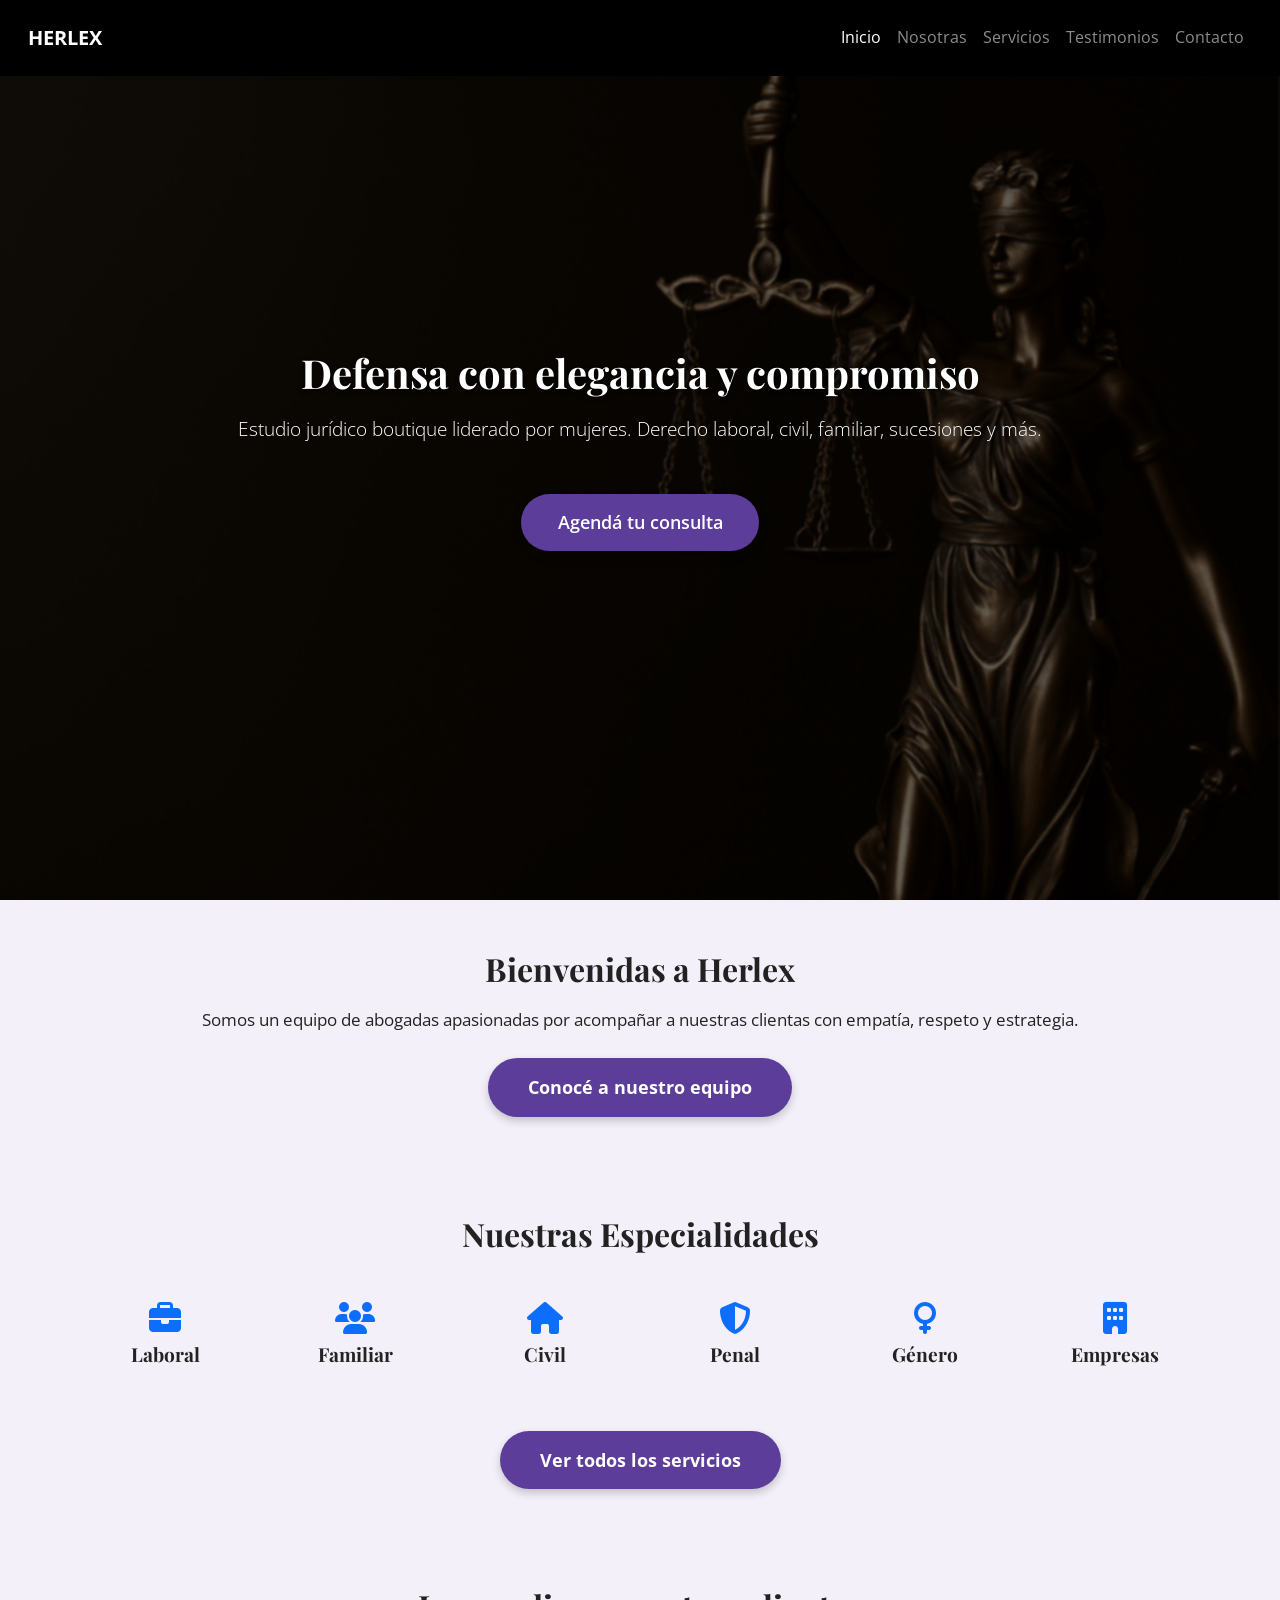
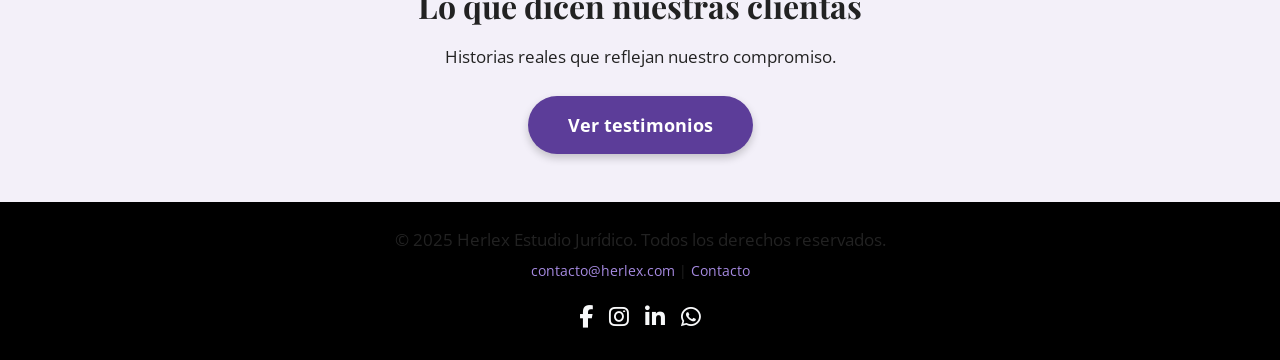
<file: index.html>
<!DOCTYPE html>
<html lang="es">
<head>
  <meta charset="UTF-8" />
  <meta name="viewport" content="width=device-width, initial-scale=1.0" />
  <title>Herlex | Estudio Jurídico Boutique</title>

  <!-- SEO básico -->
  <meta name="description" content="Estudio jurídico boutique liderado por mujeres. Defensa con elegancia en laboral, civil, familiar y género.">

  <!-- Open Graph (SEO para redes sociales) -->
  <meta property="og:title" content="Herlex | Estudio Jurídico Boutique">
  <meta property="og:description" content="Estudio jurídico boutique liderado por mujeres. Defensa con elegancia en laboral, civil, familiar y género.">
  <meta property="og:image" content="https://tusitio.com/img/preview.jpg">
  <meta property="og:url" content="https://tusitio.com">
  <meta property="og:type" content="website">

  <!-- Twitter Card -->
  <meta name="twitter:card" content="summary_large_image">

  <!-- Google Fonts -->
  <link href="https://fonts.googleapis.com/css2?family=Playfair+Display:wght@500;700&family=Open+Sans&display=swap" rel="stylesheet">

  <!-- Font Awesome -->
  <link rel="stylesheet" href="https://cdnjs.cloudflare.com/ajax/libs/font-awesome/6.5.0/css/all.min.css"/>

  <!-- Bootstrap + AOS -->
  <link href="https://cdn.jsdelivr.net/npm/bootstrap@5.3.2/dist/css/bootstrap.min.css" rel="stylesheet"/>
  <link href="https://unpkg.com/aos@2.3.4/dist/aos.css" rel="stylesheet"/>

  <!-- CSS principal -->
  <link rel="stylesheet" href="css/main.css">

  <style>
    html {
      scroll-behavior: smooth;
    }

    .navbar {
      padding-top: 1rem;
      padding-bottom: 1rem;
    }

    .footer a {
      color: #a68ae1;
      text-decoration: none;
    }

    .footer a:hover {
      text-decoration: underline;
    }

    .redes a {
      font-size: 1.4rem;
    }
  </style>
</head>

<body>

  <!-- NAVBAR -->
  <nav class="navbar navbar-expand-lg navbar-dark bg-black fixed-top px-3">
    <div class="container-fluid">
      <a class="navbar-brand fw-bold" href="index.html">
        <span style="color: #ffffff;">HERLEX</span>
      </a>
      <button class="navbar-toggler" type="button" data-bs-toggle="collapse" data-bs-target="#navbarHerlex">
        <span class="navbar-toggler-icon"></span>
      </button>
      <div class="collapse navbar-collapse" id="navbarHerlex">
        <ul class="navbar-nav ms-auto mb-2 mb-lg-0">
          <li class="nav-item"><a class="nav-link active" href="index.html">Inicio</a></li>
          <li class="nav-item"><a class="nav-link" href="pages/nosotras.html">Nosotras</a></li>
          <li class="nav-item"><a class="nav-link" href="pages/servicios.html">Servicios</a></li>
          <li class="nav-item"><a class="nav-link" href="pages/testimonios.html">Testimonios</a></li>
          <li class="nav-item"><a class="nav-link" href="pages/contacto.html">Contacto</a></li>
        </ul>
      </div>
    </div>
  </nav>

  <!-- HERO -->
  <header class="hero hero-inicio d-flex flex-column justify-content-center align-items-center text-center" data-aos="fade-in">
    <div class="hero-content text-light px-3">
      <h1 class="display-5 fw-bold text-white" data-aos="fade-up" data-aos-delay="100">
        Defensa con elegancia y compromiso
      </h1>     
      <p class="lead" data-aos="fade-up" data-aos-delay="200">Estudio jurídico boutique liderado por mujeres. Derecho laboral, civil, familiar, sucesiones y más.</p>
      <a href="pages/contacto.html" class="btn btn-primario mt-3" role="button" data-aos="fade-up" data-aos-delay="300">Agendá tu consulta</a>
    </div>
  </header>

  <!-- INTRO -->
  <section class="intro py-5 text-center seccion-clara" data-aos="fade-up">
    <div class="container">
      <h2 class="mb-3">Bienvenidas a Herlex</h2>
      <p class="mb-4">Somos un equipo de abogadas apasionadas por acompañar a nuestras clientas con empatía, respeto y estrategia.</p>
      <a href="pages/nosotras.html" class="btn btn-primario">Conocé a nuestro equipo</a>
    </div>
  </section>

  <!-- ESPECIALIDADES -->
  <section class="especialidades py-5 text-center seccion-clara" data-aos="fade-up">
    <div class="container">
      <h2 class="section-title mb-5">Nuestras Especialidades</h2>
      <div class="row justify-content-center gy-4">
        <div class="col-6 col-md-4 col-lg-2">
          <i class="fas fa-briefcase fa-2x mb-2 text-primary" aria-hidden="true"></i>
          <h5>Laboral</h5>
        </div>
        <div class="col-6 col-md-4 col-lg-2">
          <i class="fas fa-users fa-2x mb-2 text-primary" aria-hidden="true"></i>
          <h5>Familiar</h5>
        </div>
        <div class="col-6 col-md-4 col-lg-2">
          <i class="fas fa-home fa-2x mb-2 text-primary" aria-hidden="true"></i>
          <h5>Civil</h5>
        </div>
        <div class="col-6 col-md-4 col-lg-2">
          <i class="fas fa-shield-alt fa-2x mb-2 text-primary" aria-hidden="true"></i>
          <h5>Penal</h5>
        </div>
        <div class="col-6 col-md-4 col-lg-2">
          <i class="fas fa-venus fa-2x mb-2 text-primary" aria-hidden="true"></i>
          <h5>Género</h5>
        </div>
        <div class="col-6 col-md-4 col-lg-2">
          <i class="fas fa-building fa-2x mb-2 text-primary" aria-hidden="true"></i>
          <h5>Empresas</h5>
        </div>
      </div>
      <div class="mt-5">
        <a href="pages/servicios.html" class="btn btn-primario">Ver todos los servicios</a>
      </div>
    </div>
  </section>

  <!-- CTA -->
  <section class="cta py-5 text-center seccion-clara" data-aos="fade-up" data-aos-delay="200">
    <div class="container">
      <h2 class="mb-3">Lo que dicen nuestras clientas</h2>
      <p class="mb-4">Historias reales que reflejan nuestro compromiso.</p>
      <a href="pages/testimonios.html" class="btn btn-primario">Ver testimonios</a>
    </div>
  </section>

  <!-- FOOTER -->
  <footer class="footer py-4 text-center bg-black text-light">
    <div class="container">
      <p class="mb-1">&copy; 2025 Herlex Estudio Jurídico. Todos los derechos reservados.</p>
      <p class="small">
        <a href="mailto:contacto@herlex.com">contacto@herlex.com</a> |
        <a href="pages/contacto.html">Contacto</a>
      </p>
      <div class="redes mt-3 d-flex justify-content-center gap-3">
        <a href="https://facebook.com" target="_blank" aria-label="Facebook"><i class="fab fa-facebook-f text-light"></i></a>
        <a href="https://instagram.com" target="_blank" aria-label="Instagram"><i class="fab fa-instagram text-light"></i></a>
        <a href="https://linkedin.com" target="_blank" aria-label="LinkedIn"><i class="fab fa-linkedin-in text-light"></i></a>
        <a href="https://wa.me/" target="_blank" aria-label="WhatsApp"><i class="fab fa-whatsapp text-light"></i></a>
      </div>
    </div>
  </footer>

  <!-- Scripts -->
  <script src="https://cdn.jsdelivr.net/npm/bootstrap@5.3.2/dist/js/bootstrap.bundle.min.js"></script>
  <script src="https://unpkg.com/aos@2.3.4/dist/aos.js"></script>
  <script>
    AOS.init({ duration: 1000, easing: 'ease-out-cubic', once: true });
  </script>
</body>
</html>
</file>
<file: css/main.css>
*,
*::before,
*::after {
  margin: 0;
  padding: 0;
  box-sizing: border-box;
}

html {
  scroll-behavior: smooth;
}

body {
  font-family: "Open Sans", sans-serif;
  background-color: #fff;
  color: #eae6f5;
  font-size: 16px;
  line-height: 1.7;
  -webkit-font-smoothing: antialiased;
}

h1, h2, h3, h4, h5, h6 {
  font-family: "Playfair Display", serif;
  font-weight: 700;
  line-height: 1.3;
  color: #222;
  margin-bottom: 1rem;
}

h1 {
  font-size: 2.5rem;
}

h2 {
  font-size: 2rem;
}

h3 {
  font-size: 1.6rem;
}

h4 {
  font-size: 1.4rem;
}

h5 {
  font-size: 1.2rem;
}

h6 {
  font-size: 1rem;
}

p {
  font-size: 1.05rem;
  margin-bottom: 1rem;
  color: #222;
}

a {
  color: #5c3d99;
  text-decoration: none;
  transition: color 0.3s ease;
}
a:hover {
  color: rgb(70.0747663551, 46.4626168224, 116.5373831776);
}

.btn, .btn-secundario, .btn-primario {
  display: inline-block;
  font-weight: 600;
  text-align: center;
  white-space: nowrap;
  border-radius: 50px;
  user-select: none;
  padding: 0.9rem 2.2rem;
  font-size: 1.1rem;
  line-height: 1.5;
  cursor: pointer;
  border: 1px solid transparent;
  transition: all 0.3s ease-in-out;
}

.btn-primario {
  background-color: #5c3d99;
  color: #fff;
  box-shadow: 0 6px 12px rgba(0, 0, 0, 0.1);
}
.btn-primario:hover {
  background-color: rgb(70.0747663551, 46.4626168224, 116.5373831776);
  transform: scale(1.05);
}
.btn-primario:focus {
  outline: 2px solid #7e57c2;
  outline-offset: 4px;
}

.btn-secundario {
  background-color: transparent;
  color: #5c3d99;
  border: 2px solid #5c3d99;
}
.btn-secundario:hover {
  background-color: #5c3d99;
  color: #fff;
  transform: scale(1.03);
}
.btn-secundario:focus {
  outline: 2px solid #7e57c2;
  outline-offset: 4px;
}

.section {
  padding: 4rem 2rem;
}
@media (max-width: 768px) {
  .section {
    padding: 2rem 1.5rem;
  }
}

[data-aos] {
  opacity: 0;
  transform: translateY(20px);
  transition: all 0.8s ease;
}

[data-aos].aos-animate {
  opacity: 1;
  transform: translateY(0);
}

@media (prefers-reduced-motion: reduce) {
  * {
    animation: none !important;
    transition: none !important;
  }
}
.visually-hidden {
  position: absolute !important;
  width: 1px;
  height: 1px;
  overflow: hidden;
  clip: rect(0 0 0 0);
  white-space: nowrap;
  border: 0;
}

.mt-2 {
  margin-top: 2rem;
}

.mb-2 {
  margin-bottom: 2rem;
}

.pt-2 {
  padding-top: 2rem;
}

.pb-2 {
  padding-bottom: 2rem;
}

.hero {
  min-height: 100vh;
  padding: 2rem;
  display: flex;
  flex-direction: column;
  justify-content: center;
  align-items: center;
  text-align: center;
  color: #fff;
  position: relative;
  background-size: cover;
  background-position: center;
  background-repeat: no-repeat;
}
.hero::after {
  content: "";
  position: absolute;
  inset: 0;
  background: rgba(0, 0, 0, 0.6);
  backdrop-filter: blur(1px);
  z-index: 1;
}
.hero > * {
  position: relative;
  z-index: 2;
}
.hero h1, .hero h2 {
  font-family: "Playfair Display", serif;
  font-size: 2.5rem;
  font-weight: 700;
  margin-bottom: 1rem;
  text-shadow: 0 2px 4px rgba(0, 0, 0, 0.5);
}
.hero p {
  font-family: "Open Sans", sans-serif;
  font-size: 1.2rem;
  margin-bottom: 2rem;
  color: #fff;
  text-shadow: 0 1px 3px rgba(0, 0, 0, 0.3);
}
@media (max-width: 768px) {
  .hero h1, .hero h2 {
    font-size: 2rem;
  }
  .hero p {
    font-size: 1rem;
  }
}

.hero-inicio {
  background-image: url("../img/index-bg.jpg");
}

.hero-nosotras {
  background-image: linear-gradient(rgba(210, 154, 197, 0.75), rgba(210, 154, 197, 0.75)), url("../img/fondo-nosotras.jpg");
}

.hero-servicios {
  background-image: linear-gradient(rgba(170, 140, 233, 0.75), rgba(170, 140, 233, 0.75)), url("../img/fondo-servicios.jpg");
}

.hero-testimonios {
  background-image: linear-gradient(rgba(140, 176, 233, 0.75), rgba(140, 176, 233, 0.75)), url("../img/fondo-testimonios.jpg");
}

.hero-contacto {
  background-image: linear-gradient(rgba(100, 100, 180, 0.75), rgba(100, 100, 180, 0.75)), url("../img/fondo-contacto.jpg");
}

.seccion-clara {
  background-color: #f3f0f9;
  color: #222;
  padding: 4rem 2rem;
  transition: all 0.3s ease-in-out;
}
.seccion-clara h2, .seccion-clara h5, .seccion-clara p {
  color: #222;
}
.seccion-clara .btn-primario {
  background-color: #5c3d99;
  color: #fff;
  padding: 1rem 2.5rem;
  font-size: 1.1rem;
  border: none;
  border-radius: 50px;
  font-weight: bold;
  cursor: pointer;
  box-shadow: 0 4px 8px rgba(0, 0, 0, 0.2);
  transition: all 0.3s ease-in-out;
}
.seccion-clara .btn-primario:hover {
  background-color: rgb(70.0747663551, 46.4626168224, 116.5373831776);
  transform: scale(1.05);
}
.seccion-clara .btn-primario:focus {
  outline: 2px solid #7e57c2;
  outline-offset: 4px;
}
.seccion-clara:hover {
  background-color: rgb(237.1714285714, 232.7142857143, 246.0857142857);
}

/*# sourceMappingURL=main.css.map */
</file>
